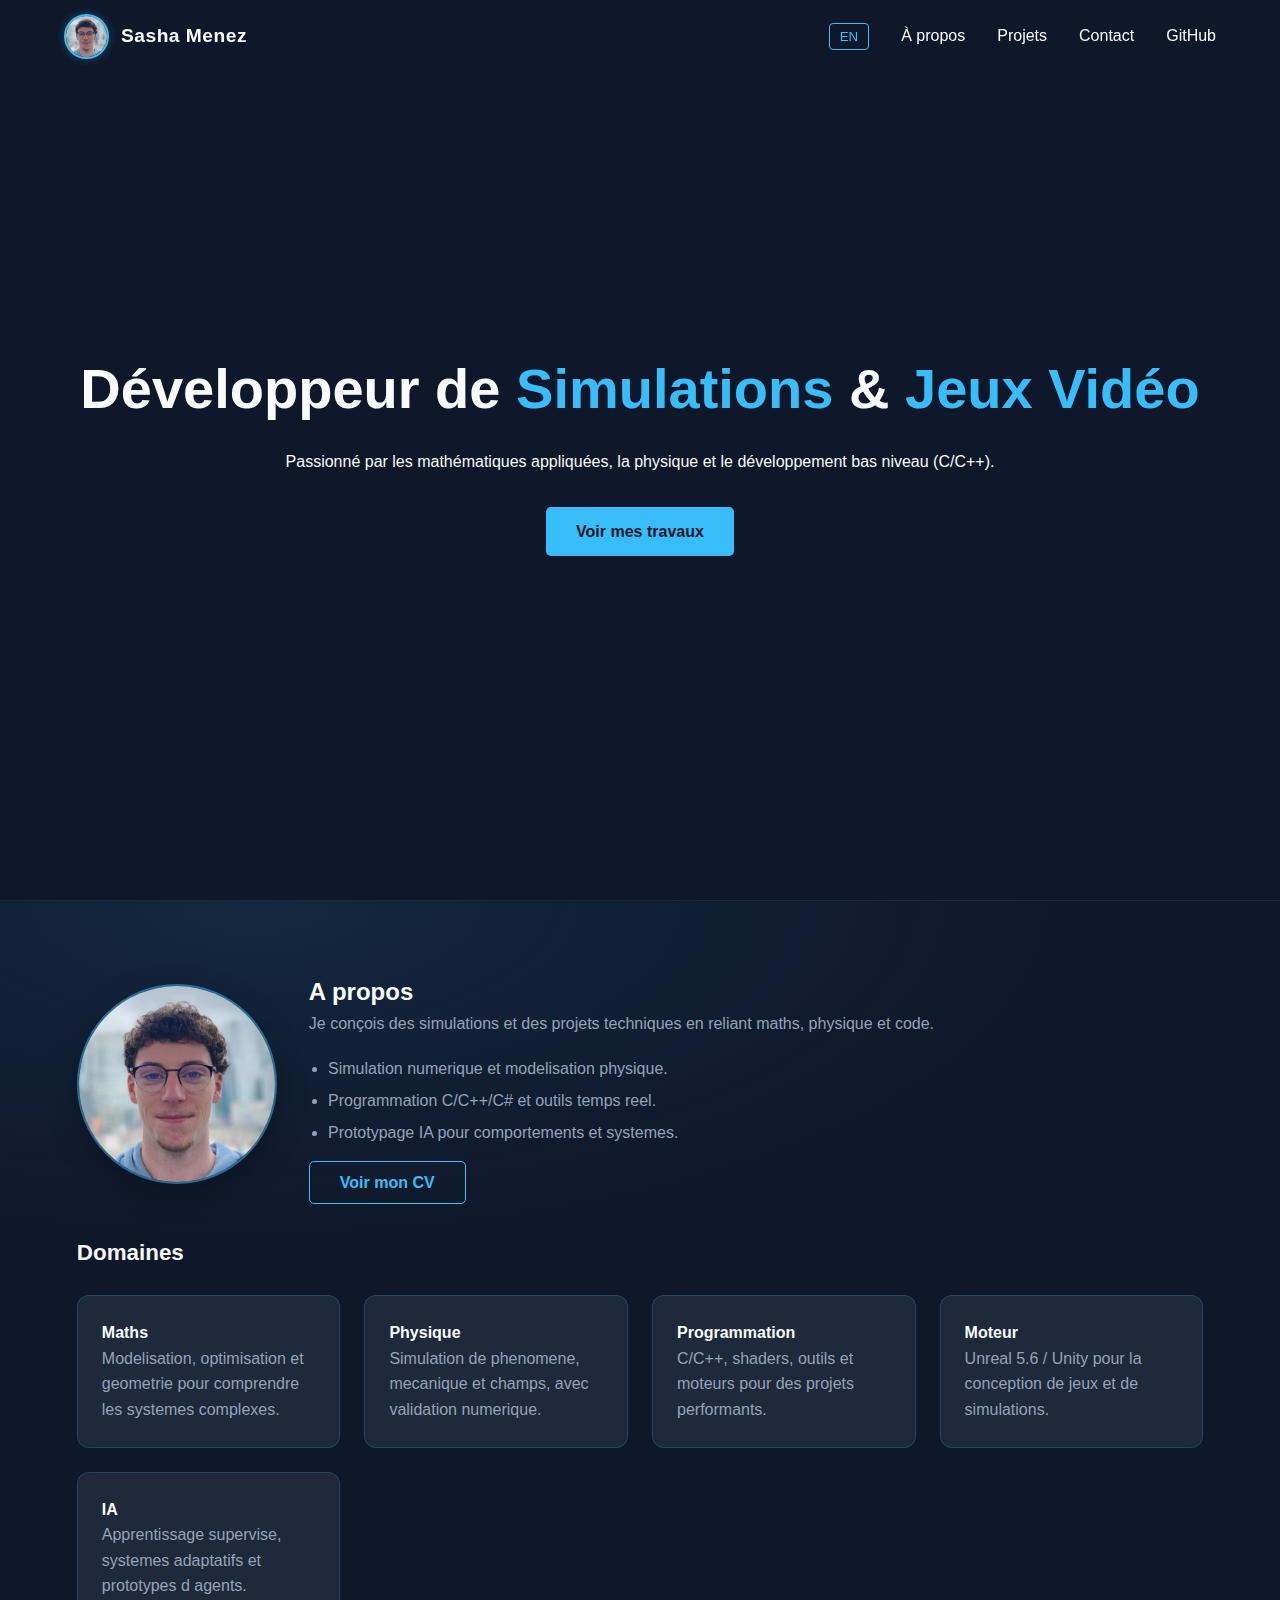
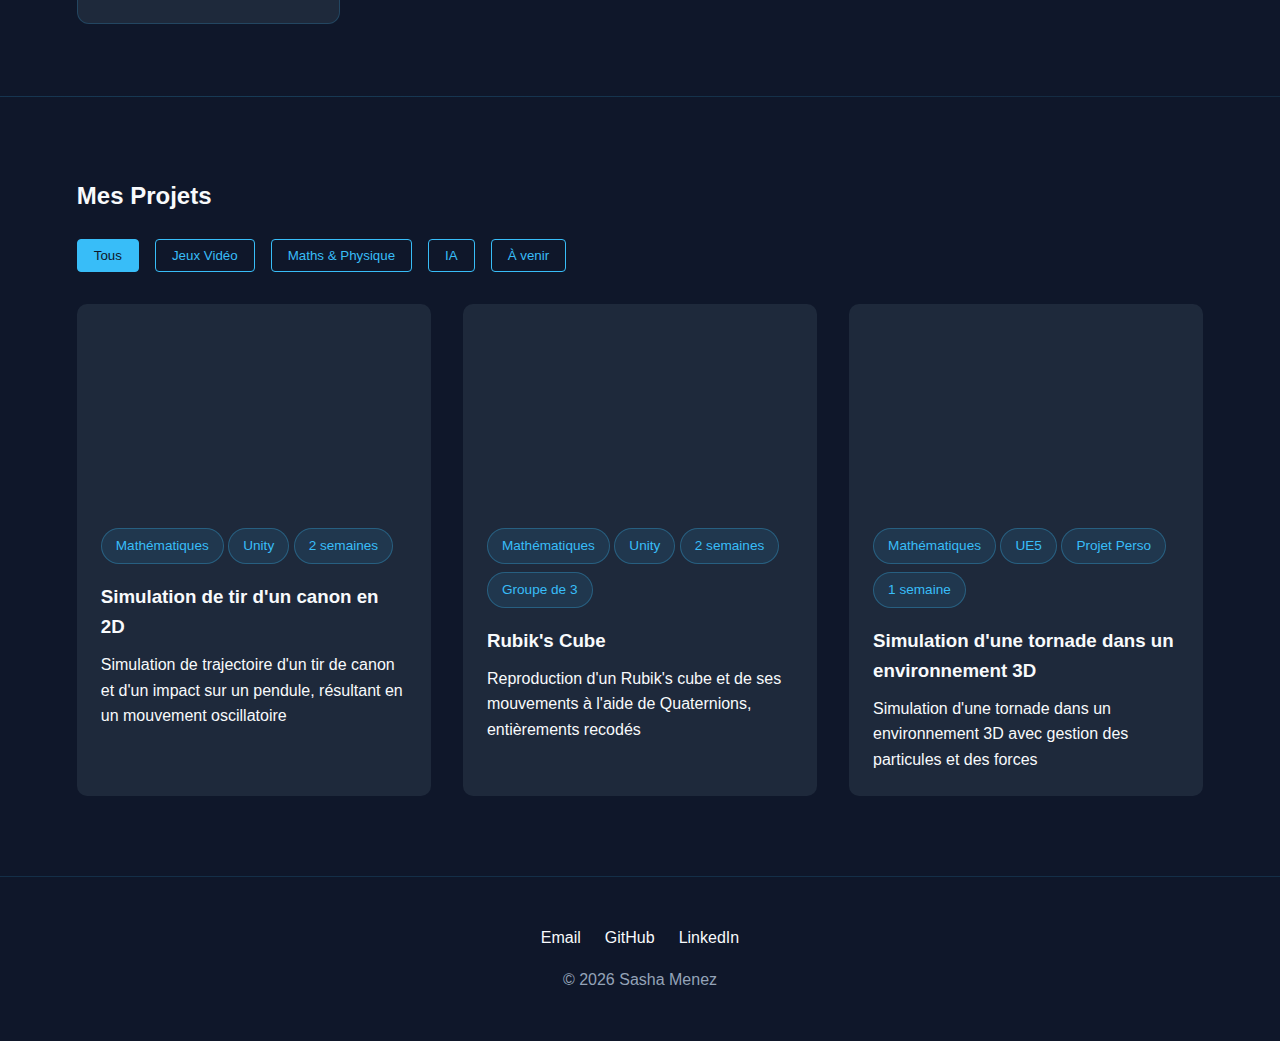
<file: index.html>
<!DOCTYPE html>
<html lang="fr">
<head>
    <meta charset="UTF-8">
    <meta name="viewport" content="width=device-width, initial-scale=1.0">
    <meta name="description" content="Portfolio de Sasha Menez: projets en maths, physique, programmation, IA et simulations.">
    <meta property="og:type" content="website">
    <meta property="og:title" content="Sasha Menez | Portfolio">
    <meta property="og:description" content="Projets en maths, physique, programmation, IA et simulations.">
    <meta property="og:image" content="ImageMoi.JPG">
    <meta property="og:url" content="https://k0garashii.github.io/">
    <meta property="og:site_name" content="Sasha Menez">
    <meta property="og:locale" content="fr_FR">
    <title>Sasha Menez | Portfolio</title>
    <link rel="icon" href="ImageMoi.JPG" type="image/jpeg">
    <link rel="stylesheet" href="css/style.css">
</head>
<body>
    <header>
        <nav>
            <a href="#Top-Page">
                <div class="logo-img"><img src="ImageMoi.JPG" alt="Portrait de Sasha Menez" width="45" height="45" decoding="async"></div>
                <div class="logo">Sasha Menez</div>
            </a>
            <button class="nav-toggle" id="nav-toggle" aria-controls="primary-nav" aria-expanded="false" aria-label="Ouvrir le menu">
                <span></span>
                <span></span>
                <span></span>
            </button>
            <ul id="primary-nav" class="nav-links">
                <!-- Bouton de langue -->
                <li><button id="lang-switch" class="filter-btn" style="padding: 5px 10px; margin-top: -5px;" aria-label="Changer la langue">EN</button></li>
                <li><a href="#about" data-i18n="nav-about">À propos</a></li>
                <li><a href="#projects" data-i18n="nav-projects">Projets</a></li>
                <li><a href="#Contact" data-i18n="nav-contact">Contact</a></li>
                <li><a href="https://github.com/K0garashii" target="_blank" rel="noopener noreferrer">GitHub</a></li>
            </ul>
        </nav>
    </header>

    <section id="Top-Page" class="hero">
        <h1 data-i18n-html="hero-title">Développeur de <span class="highlight">Simulations</span> & <span class="highlight">Jeux Vidéo</span></h1>
        <p data-i18n="hero-desc">Passionné par les mathématiques appliquées, la physique et le développement bas niveau (C/C++).</p>
        <a href="#projects" class="btn" data-i18n="hero-btn">Voir mes travaux</a>
    </section>

    <section class="expertise" aria-labelledby="expertise-title">
        <section id="about" class="about">
            <div class="about-grid">
                <div class="about-media">
                    <img class="about-photo" src="ImageMoi.JPG" alt="Portrait de Sasha Menez" width="200" height="200" loading="lazy" decoding="async">
                </div>
                <div class="about-content">
                    <h2 id="expertise-title" data-i18n="about-title">A propos</h2>
                    <p data-i18n="about-desc">Je conçois des simulations et des projets techniques en reliant maths, physique, intelligence artificielle et programmation.</p>
                    <ul class="about-highlights">
                        <li data-i18n="about-point-1">Simulation numérique et modélisation physique.</li>
                        <li data-i18n="about-point-2">Programmation C/C++/C# et outils temps réel.</li>
                        <li data-i18n="about-point-3">Prototypage IA pour comportements et systèmes.</li>
                    </ul>
                    <div class="about-actions">
                        <a class="btn btn-secondary" href="CV_Sasha_Menez.pdf" data-i18n="about-cv" target="_blank" rel="noopener noreferrer">Voir mon CV</a>
                    </div>
                </div>
            </div>
        </section>

        <section id="domains" class="domains">
            <h3 class="domains-title" data-i18n="domains-title">Domaines</h3>
            <div class="domains-grid">
                <div class="domain-card">
                    <h4 data-i18n="domain-maths-title">Maths</h4>
                    <p data-i18n="domain-maths-desc">Modélisation, optimisation et simulation pour comprendre les systèmes complexes.</p>
                </div>
                <div class="domain-card">
                    <h4 data-i18n="domain-physics-title">Physique</h4>
                    <p data-i18n="domain-physics-desc">Simulation de phénomènes, mécanique et champs, avec validation numérique.</p>
                </div>
                <div class="domain-card">
                    <h4 data-i18n="domain-prog-title">Programmation</h4>
                    <p data-i18n="domain-prog-desc">C/C++/C#, shaders, outils, moteurs, Raylib, Python.</p>
                </div>
                <div class="domain-card">
                    <h4 data-i18n="domain-motor-title">Moteur</h4>
                    <p data-i18n="domain-motor-desc">Unreal 5.6 / Unity pour la conception de jeux et de simulations.</p>
                </div>
                <div class="domain-card">
                    <h4 data-i18n="domain-ai-title">IA</h4>
                    <p data-i18n="domain-ai-desc">Apprentissage supervisé, systèmes adaptatifs et prototypes d'agents.</p>
                </div>
            </div>
        </section>
    </section>

    <section id="projects" class="projects">
        <div class="projects-header">
            <h2 data-i18n="projects-title">Mes Projets</h2>
            <div class="filters-select">
                <label class="visually-hidden" for="project-filter-select" data-i18n="filter-label">Filtrer</label>
                <select id="project-filter-select" class="filters-dropdown" aria-label="Filtrer les projets">
                    <option value="all" data-i18n="filter-all">Tous</option>
                    <option value="game" data-i18n="filter-game">Jeux Vidéo</option>
                    <option value="science" data-i18n="filter-science">Maths & Physique</option>
                    <option value="AI" data-i18n="filter-ai">IA</option>
                    <option value="Upcoming" data-i18n="filter-upcoming">À venir</option>
                </select>
            </div>
        </div>
        <div class="filters">
            <button class="filter-btn active" data-filter="all" data-i18n="filter-all">Tous</button>
            <button class="filter-btn" data-filter="game" data-i18n="filter-game">Jeux Vidéo</button>
            <button class="filter-btn" data-filter="science" data-i18n="filter-science">Maths & Physique</button>
            <button class="filter-btn" data-filter="AI" data-i18n="filter-ai">IA</button>
            <button class="filter-btn" data-filter="Upcoming" data-i18n="filter-upcoming">À venir</button>
        </div>

        <div class="project-grid">
            <!-- Projet 1 -->
            <!-- <div class="project-card" data-category="game">
                <a href="html/Chromestesia/chromestesia.html" class="project-card-link">
                    <img src="html/Chromestesia/Chromestesia_Logo.png" alt="Logo Chromestesia">
                    <div class="project-content">
                        <span class="badge">Unity</span>
                        <span class="badge" data-i18n="duration-3m">3 mois</span>
                        <span class="badge">Inter-Cursus</span>
                        <h3 data-i18n="p1-title">Action 2.5D</h3>
                        <p data-i18n="p1-desc">Jeu inter-Cursus (Sound-Design, Game Programming, Game Design) sur Unity en 2.5D</p>
                    </div>
                </a>
            </div> -->

            <!-- Projet 2 -->
            <!-- <div class="project-card" data-category="game">
                <a href="html/TowerDefense/tower_defense.html" class="project-card-link">
                    <img src="html/TowerDefense/TD_Logo.png" alt="Logo Tower Defense">
                    <div class="project-content">
                        <span class="badge">C++</span>
                        <span class="badge">Raylib</span>
                        <span class="badge" data-i18n="duration-2w">2 semaines</span>
                        <span class="badge" data-i18n="group-2">Groupe de 2</span>
                        <h3 data-i18n="p2-title">Tower Defense</h3>
                        <p data-i18n="p2-desc">Création d'un tower défense sur 2 semaines avec éditeur de map personnalisé</p>
                    </div>
                </a>
            </div> -->

            <!-- Projet 3 (Canon) -->
            <div class="project-card" data-category="science">
                <a href="html/Canon/canon.html" class="project-card-link">
                    <img src="html/Canon/Canon_Logo.png" alt="Logo du projet Canon" loading="lazy" decoding="async">
                    <div class="project-content">
                        <span class="badge" data-i18n="maths">Mathématiques</span>
                        <span class="badge">Unity</span>
                        <span class="badge" data-i18n="duration-2w">2 semaines</span>
                        <h3 data-i18n="p3-title">Simulation d'un tir de canon en 2D</h3>
                        <p data-i18n="p3-desc">Simulation de trajectoire d'un tir de canon et d'un impact sur un pendule, résultant en un mouvement oscillatoire</p>
                    </div>
                </a>
            </div>

            <!-- Projet 4 -->
            <div class="project-card" data-category="science">
                <a href="html/Rubik'sCube/quater_cube.html" class="project-card-link">
                    <img src="html/Rubik'sCube/QuaterCubeLogo.png" alt="Logo du projet QuaterCube" loading="lazy" decoding="async">
                    <div class="project-content">
                        <span class="badge" data-i18n="maths">Mathématiques</span>
                        <span class="badge">Unity</span>
                        <span class="badge" data-i18n="duration-2w">2 semaines</span>
                        <span class="badge" data-i18n="group-3">Groupe de 3</span>
                        <h3 data-i18n="p4-title">Rubik's Cube</h3>
                        <p data-i18n="p4-desc">Reproduction d'un Rubik's cube et de ses mouvements à l'aide de Quaternions, entièrements recodés</p>
                    </div>
                </a>
            </div>

            <!-- Projet 5 -->
            <!-- <div class="project-card" data-category="science">
                <a href="html/Collision3D/collision3D.html" class="project-card-link">
                    <img src="html/Collision3D/Collision_Logo.png" alt="Logo Collision 3D">
                    <div class="project-content">
                        <span class="badge">Mathématiques</span>
                        <span class="badge">Unity</span>
                        <span class="badge">2 semaines</span>
                        <h3 data-i18n="p5-title">Collisions 3D dynamiques</h3>
                        <p data-i18n="p5-desc">Recoder les collisions 3D entre une sphère en mouvement et un cube fixe. Utilisation des sommes de Minkowski </p>
                    </div>
                </a>
            </div> -->

            <!-- Projet 6 -->
            <!-- <div class="project-card" data-category="science">
                <a href="html/ProceduralGeneration/procedural_generation.html" class="project-card-link">
                    <img src="html/ProceduralGeneration/PG_Logo.png" alt="Logo Procedural Generation">
                    <div class="project-content">
                        <span class="badge">Mathématiques</span>
                        <span class="badge">Unity</span>
                        <span class="badge">4h</span>
                        <h3 data-i18n="p6-title">Génération procédurale de terrain</h3>
                        <p data-i18n="p6-desc"></p>
                    </div>
                </a>
            </div> -->

            <!-- Projet 7 -->
            <!-- <div class="project-card" data-category="science">
                <a href="html/SolarSystem/solar_system.html" class="project-card-link">
                    <img src="html/SolarSystem/image1.png" alt="Logo Solar System">
                    <div class="project-content">
                        <span class="badge">Mathématiques</span>
                        <span class="badge">Unity</span>
                        <span class="badge">2 semaines</span>
                        <span class="badge">Groupe de 3</span>
                        <h3 data-i18n="p7-title">Système Solaire</h3>
                        <p data-i18n="p7-desc">Reproduction du système solaire à l'aide de champs vectoriels</p>
                    </div>
                </a>
            </div> -->

            <!-- Projet 8 -->
            <div class="project-card" data-category="science">
                <a href="html/Tornado/tornado.html" class="project-card-link">                    
                    <img src="html/Tornado/TornadoLogo.png" alt="Logo du projet Tornado" loading="lazy" decoding="async">
                    <div class="project-content">
                        <span class="badge" data-i18n="maths">Mathématiques</span>
                        <span class="badge">UE5</span>
                        <span class="badge" data-i18n="side-project">Projet Perso</span>
                        <span class="badge" data-i18n="duration-1w">1 semaine</span>
                        <h3 data-i18n="p8-title">Simulation d'une tornade dans un environnement 3D</h3>
                        <p data-i18n="p8-desc">Simuler l'impact d'une tornade à l'aide des équations de Burgers-Rott et des champs de vecteur</p>
                    </div>
                </a>
            </div>

            <!-- Projet 9 -->
            <!-- <div class="project-card" data-category="Upcoming">
                <a href="test" class="project-card-link">
                    <div class="project-img" style="background-color: #222;"></div>
                    <div class="project-content">
                        <span class="badge">Unity</span>
                        <span class="badge">Unreal</span>
                        <span class="badge">AI</span>
                        <span class="badge">En cours</span>
                        <h3 data-i18n="p9-title">Deep Learning + Simulation AI</h3>
                        <p data-i18n="p9-desc">Recréer des comportements réalistes sur des ennemis dans un jeu TPS</p>
                    </div>
                </a>
            </div> -->

            <!-- Projet 10 -->
            <!-- <div class="project-card" data-category="Upcoming">
                <a href="test" class="project-card-link">
                    <div class="project-img" style="background-color: #222;"></div>
                    <div class="project-content">
                        <span class="badge">Unity</span>
                        <span class="badge">AI</span>
                        <h3 data-i18n="p10-title">Stagiaire</h3>
                        <p data-i18n="p10-desc">A développer</p>
                    </div>
                </a>
            </div> -->

            <!-- Projet 11 -->
            <!-- <div class="project-card" data-category="Upcoming">
                <a href="html/moteur.html" class="project-card-link">
                    <div class="project-img" style="background-color: #222;"></div>
                    <div class="project-content">
                        <span class="badge">C++</span>
                        <span class="badge">Vulkan</span>
                        <span class="badge" data-i18n="maths">Mathématiques</span>
                        <span class="badge" data-i18n="group-3">Groupe de 3</span>
                        <h3 data-i18n="p11-title">Création d'un moteur de jeu</h3>
                        <p data-i18n="p11-desc">À développer</p>
                    </div>
                </a>
            </div> -->
        </div>
    </section>

    <footer class="site-footer">
        <section id="Contact">
            <div class="footer-links">
                <a href="mailto:sashadelinas@gmail.com">Email</a>
                <a href="https://github.com/K0garashii" target="_blank" rel="noopener noreferrer">GitHub</a>
                <a href="https://www.linkedin.com/in/sasha-menez" target="_blank" rel="noopener noreferrer">LinkedIn</a>
            </div>
            <p>© 2026 Sasha Menez</p>
        </section>
    </footer>

    <script src="script.js"></script>
</body>
</html>
</file>
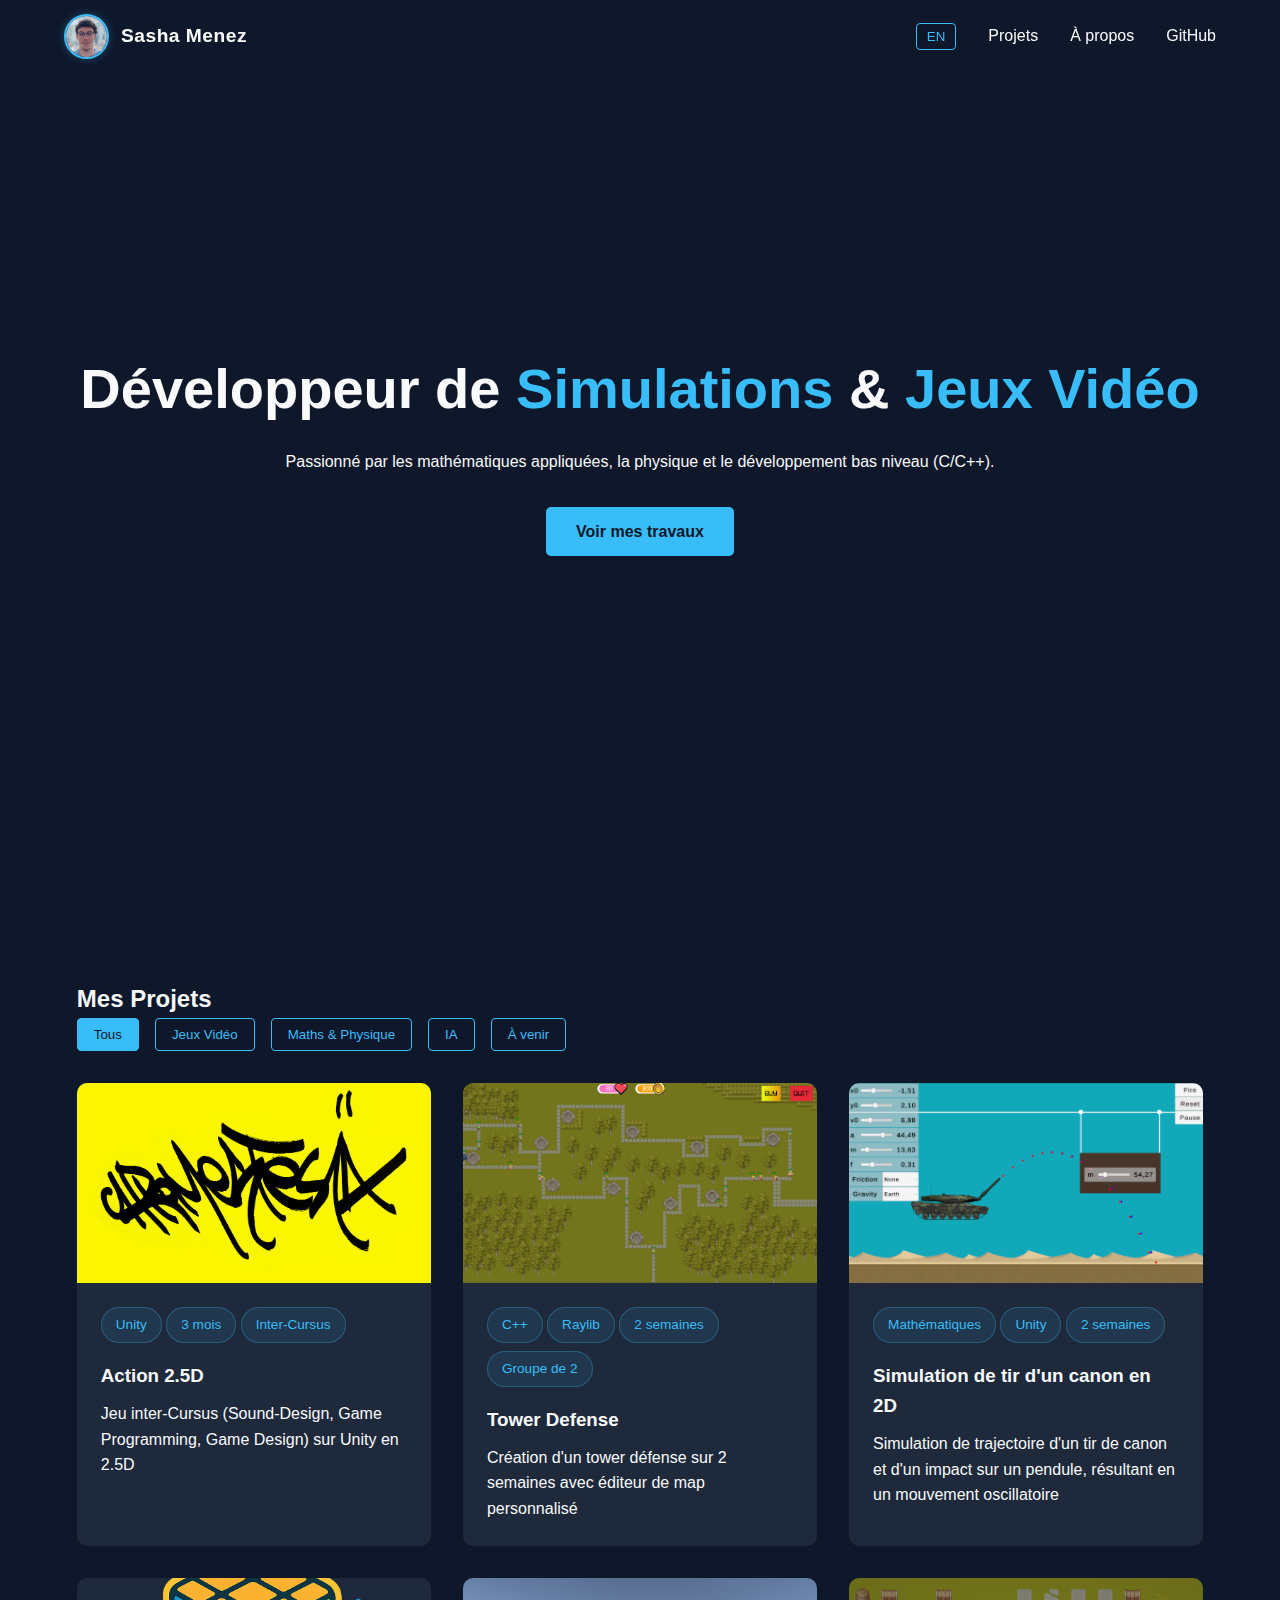
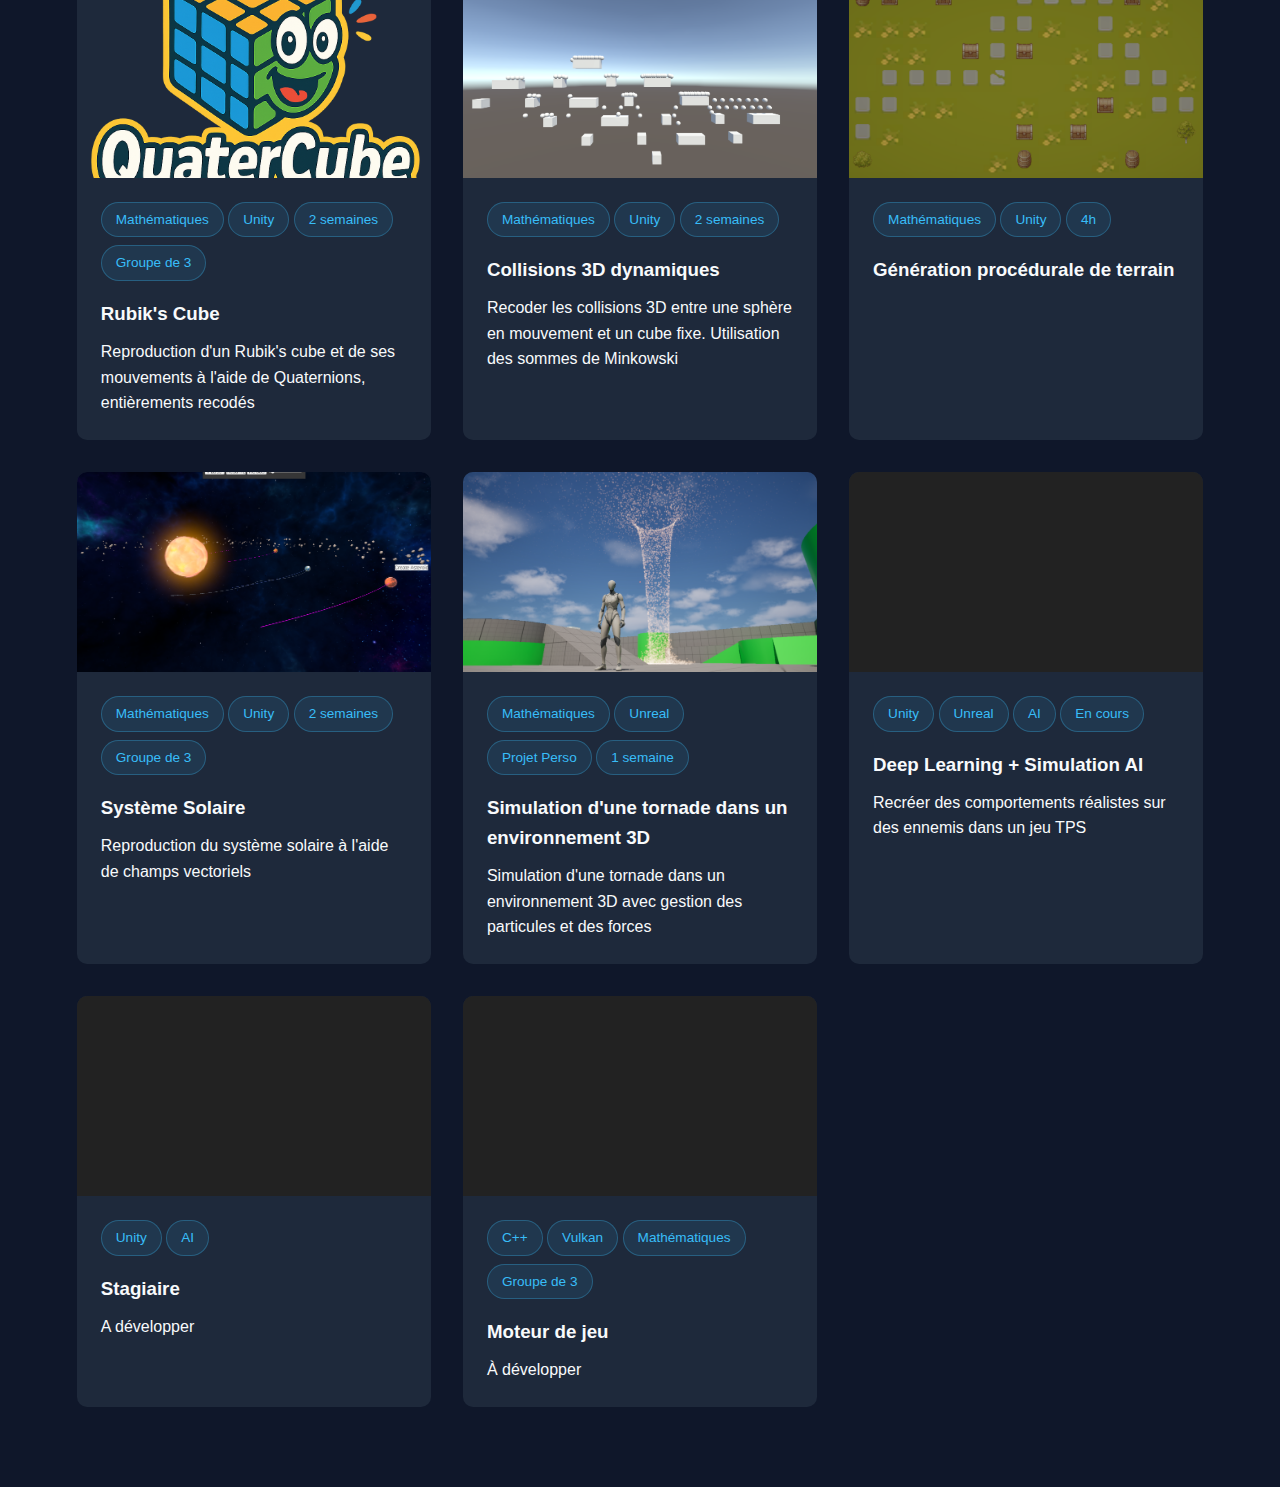
<file: html/index.html>
<!DOCTYPE html>
<html lang="fr">
<head>
    <meta charset="UTF-8">
    <meta name="viewport" content="width=device-width, initial-scale=1.0">
    <title>Sasha Menez | Portfolio</title>
    <link rel="stylesheet" href="../css/style.css">
</head>
<body>
    <header>
        <nav>
            <a href="#Top-Page">
                <div class="logo-img"><img src="../ImageMoi.JPG"></div>
                <div class="logo">Sasha Menez</div>
            </a>
            <ul>
                <!-- Bouton de langue -->
                <li><button id="lang-switch" class="filter-btn" style="padding: 5px 10px; margin-top: -5px;">EN</button></li>
                <li><a href="#projects" data-i18n="nav-projects">Projets</a></li>
                <li><a href="#about" data-i18n="nav-about">À propos</a></li>
                <li><a href="https://github.com/K0garashii" target="_blank">GitHub</a></li>
            </ul>
        </nav>
    </header>

    <section id="Top-Page" class="hero">
        <h1 data-i18n-html="hero-title">Développeur de <span class="highlight">Simulations</span> & <span class="highlight">Jeux Vidéo</span></h1>
        <p data-i18n="hero-desc">Passionné par les mathématiques appliquées, la physique et le développement bas niveau (C/C++).</p>
        <a href="#projects" class="btn" data-i18n="hero-btn">Voir mes travaux</a>
    </section>

    <section id="projects" class="projects">
        <h2 data-i18n="projects-title">Mes Projets</h2>
        <div class="filters">
            <button class="filter-btn active" data-filter="all" data-i18n="filter-all">Tous</button>
            <button class="filter-btn" data-filter="game" data-i18n="filter-game">Jeux Vidéo</button>
            <button class="filter-btn" data-filter="science" data-i18n="filter-science">Maths & Physique</button>
            <button class="filter-btn" data-filter="AI" data-i18n="filter-ai">IA</button>
            <button class="filter-btn" data-filter="Upcoming" data-i18n="filter-upcoming">À venir</button>
        </div>

        <div class="project-grid">
            <!-- Projet 1 -->
            <div class="project-card" data-category="game">
                <a href="Chromestesia/chromestesia.html" class="project-card-link">
                    <img src="Chromestesia/Chromestesia_Logo.png">
                    <div class="project-content">
                        <span class="badge">Unity</span>
                        <span class="badge" data-i18n="duration-3m">3 mois</span>
                        <span class="badge">Inter-Cursus</span>
                        <h3 data-i18n="p1-title">Action 2.5D</h3>
                        <p data-i18n="p1-desc">Jeu inter-Cursus (Sound-Design, Game Programming, Game Design) sur Unity en 2.5D</p>
                    </div>
                </a>
            </div>

            <!-- Projet 2 -->
            <div class="project-card" data-category="game">
                <a href="TowerDefense/tower_defense.html" class="project-card-link">
                    <img src="TowerDefense/TD_Logo.png">
                    <div class="project-content">
                        <span class="badge">C++</span>
                        <span class="badge">Raylib</span>
                        <span class="badge" data-i18n="duration-2w">2 semaines</span>
                        <span class="badge" data-i18n="group-2">Groupe de 2</span>
                        <h3 data-i18n="p2-title">Tower Defense</h3>
                        <p data-i18n="p2-desc">Création d'un tower défense sur 2 semaines avec éditeur de map personnalisé</p>
                    </div>
                </a>
            </div>

            <!-- Projet 3 (Canon) -->
            <div class="project-card" data-category="science">
                <a href="Canon/canon.html" class="project-card-link">
                    <img src="Canon/Canon_Logo.png">
                    <div class="project-content">
                        <span class="badge" data-i18n="maths">Mathématiques</span>
                        <span class="badge">Unity</span>
                        <span class="badge" data-i18n="duration-2w">2 semaines</span>
                        <h3 data-i18n="p3-title">Simulation de tir d'un canon en 2D</h3>
                        <p data-i18n="p3-desc">Simulation de trajectoire d'un tir de canon et d'un impact sur un pendule, résultant en un mouvement oscillatoire</p>
                    </div>
                </a>
            </div>
            <!-- Projet 4 -->
            <div class="project-card" data-category="science">
                <a href="Rubik'sCube/quater_cube.html" class="project-card-link">
                    <img src="Rubik'sCube/QuaterCubeLogo.png">
                    <div class="project-content">
                        <span class="badge">Mathématiques</span>
                        <span class="badge">Unity</span>
                        <span class="badge">2 semaines</span>
                        <span class="badge">Groupe de 3</span>
                        <h3 data-i18n="p4-title">Rubik's Cube</h3>
                        <p data-i18n="p4-desc">Reproduction d'un Rubik's cube et de ses mouvements à l'aide de Quaternions, entièrements recodés</p>
                    </div>
                </a>
            </div>
            <!-- Projet 5 -->
            <div class="project-card" data-category="science">
                <a href="Collision3D/collision3D.html" class="project-card-link">
                    <img src="Collision3D/Collision_Logo.png">
                    <div class="project-content">
                        <span class="badge">Mathématiques</span>
                        <span class="badge">Unity</span>
                        <span class="badge">2 semaines</span>
                        <h3 data-i18n="p5-title">Collisions 3D dynamiques</h3>
                        <p data-i18n="p5-desc">Recoder les collisions 3D entre une sphère en mouvement et un cube fixe. Utilisation des sommes de Minkowski </p>
                    </div>
                </a>
            </div>
            <!-- Projet 6 -->
            <div class="project-card" data-category="science">
                <a href="ProceduralGeneration/procedural_generation.html" class="project-card-link">
                    <img src="ProceduralGeneration/PG_Logo.png">
                    <div class="project-content">
                        <span class="badge">Mathématiques</span>
                        <span class="badge">Unity</span>
                        <span class="badge">4h</span>
                        <h3 data-i18n="p6-title">Génération procédurale de terrain</h3>
                        <p data-i18n="p6-desc"></p>
                    </div>
                </a>
            </div>
            <!-- Projet 7 -->
            <div class="project-card" data-category="science">
                <a href="SolarSystem/solar_system.html" class="project-card-link">
                    <img src="SolarSystem/image1.png">
                    <div class="project-content">
                        <span class="badge">Mathématiques</span>
                        <span class="badge">Unity</span>
                        <span class="badge">2 semaines</span>
                        <span class="badge">Groupe de 3</span>
                        <h3 data-i18n="p7-title">Système Solaire</h3>
                        <p data-i18n="p7-desc">Reproduction du système solaire à l'aide de champs vectoriels</p>
                    </div>
                </a>
            </div>
            <!-- Projet 8 -->
            <div class="project-card" data-category="science">
                <a href="Tornado/tornado.html" class="project-card-link">                    
                    <img src="Tornado/TornadoLogo.png">
                    <div class="project-content">
                        <span class="badge">Mathématiques</span>
                        <span class="badge">Unreal</span>
                        <span class="badge">Projet Perso</span>
                        <span class="badge">1 semaine</span>
                        <h3 data-i18n="p8-title">Simulation de Tornade</h3>
                        <p data-i18n="p8-desc">Simuler l'impact d'une tornade à l'aide des équations de Burgers-Rott et des champs de vecteur</p>
                    </div>
                </a>
            </div>
            <!-- Projet 9 -->
            <div class="project-card" data-category="Upcoming">
                <a href="test" class="project-card-link">
                    <div class="project-img" style="background-color: #222;"></div>
                    <div class="project-content">
                        <span class="badge">Unity</span>
                        <span class="badge">Unreal</span>
                        <span class="badge">AI</span>
                        <span class="badge">En cours</span>
                        <h3 data-i18n="p9-title">Deep Learning + Simulation AI</h3>
                        <p data-i18n="p9-desc">Recréer des comportements réalistes sur des ennemis dans un jeu TPS</p>
                    </div>
                </a>
            </div>
            <!-- Projet 10 -->
            <div class="project-card" data-category="Upcoming">
                <a href="test" class="project-card-link">
                    <div class="project-img" style="background-color: #222;"></div>
                    <div class="project-content">
                        <span class="badge">Unity</span>
                        <span class="badge">AI</span>
                        <h3 data-i18n="p10-title">Stagiaire</h3>
                        <p data-i18n="p10-desc">A développer</p>
                    </div>
                </a>
            </div>
            <!-- Projet 11 -->
            <div class="project-card" data-category="Upcoming">
                <a href="moteur.html" class="project-card-link">
                    <div class="project-img" style="background-color: #222;"></div>
                    <div class="project-content">
                        <span class="badge">C++</span>
                        <span class="badge">Vulkan</span>
                        <span class="badge" data-i18n="maths">Mathématiques</span>
                        <span class="badge" data-i18n="group-3">Groupe de 3</span>
                        <h3 data-i18n="p11-title">Création d'un moteur de jeu</h3>
                        <p data-i18n="p11-desc">À développer</p>
                    </div>
                </a>
            </div>
        </div>
    </section>

    <script src="../script.js"></script>
</body>
</html>
</file>
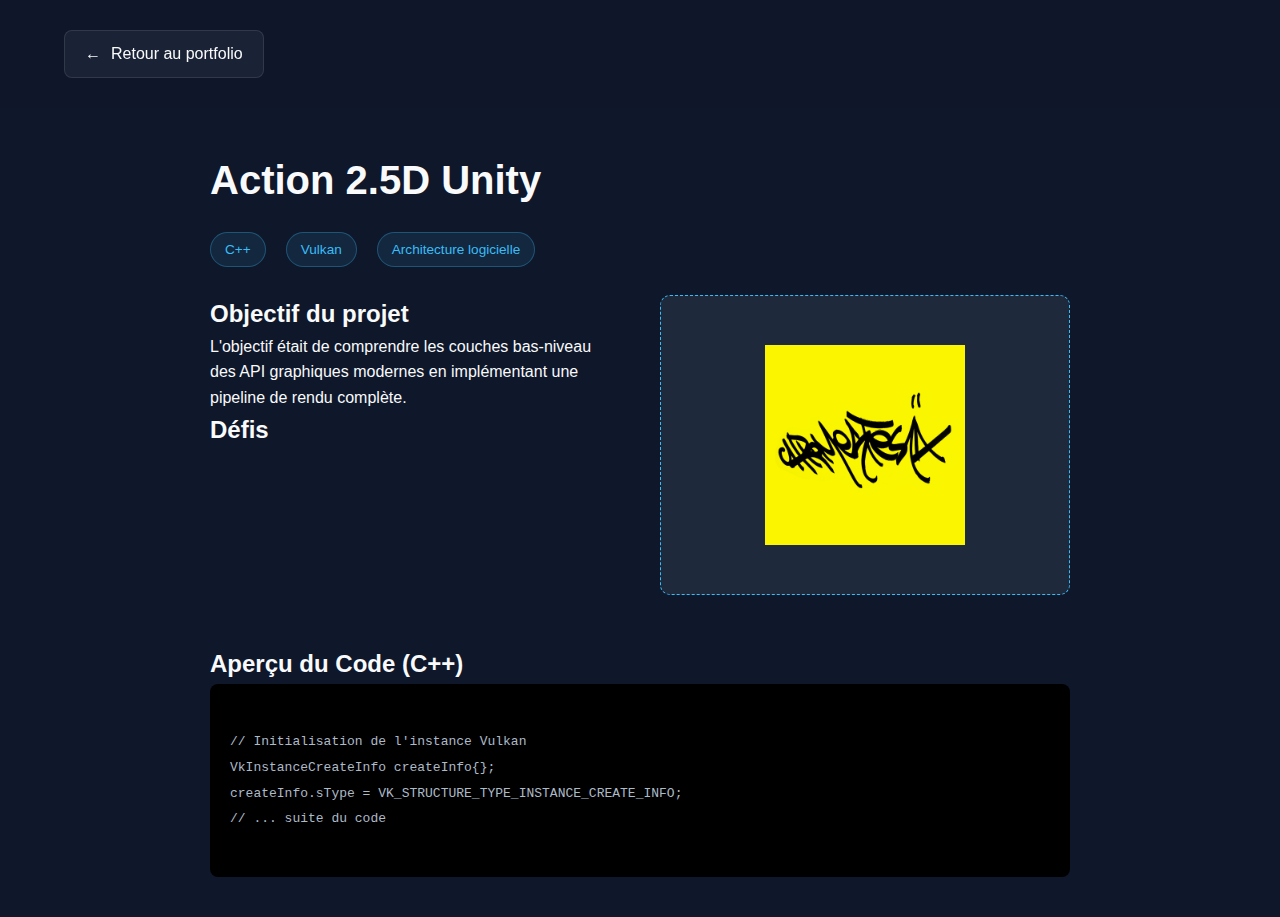
<file: html/Chromestesia/chromestesia.html>
<!DOCTYPE html>
<html lang="fr">
<head>
    <meta charset="UTF-8">
    <title>Détails du Projet | Moteur Vulkan</title>
    <link rel="stylesheet" href="../../css/annexe.css">
</head>
<body class="project-detail-page">

    <nav class="detail-nav">
        <a href="/index.html" class="back-btn">
            <span class="arrow">←</span>
            <span class="text">Retour au portfolio</span>
        </a>
    </nav>

    <main class="detail-container">
        <header class="detail-header">
            <h1>Action 2.5D Unity</h1>
            <div class="badge-container">
                <span class="badge">C++</span>
                <span class="badge">Vulkan</span>
                <span class="badge">Architecture logicielle</span>
            </div>
        </header>

        <section class="detail-content">
            <div class="detail-text">
                <h2>Objectif du projet</h2>
                <p>L'objectif était de comprendre les couches bas-niveau des API graphiques modernes en implémentant une pipeline de rendu complète.</p>
                
                <h2>Défis</h2>
            </div>

            <div class="detail-media">
                <div class="placeholder-media">
                    <img src="Chromestesia_Logo.png" alt="Logo Chromestesia">
                </div>
            </div>
        </section>

        <section class="code-section">
            <h2>Aperçu du Code (C++)</h2>
            <pre><code>
// Initialisation de l'instance Vulkan
VkInstanceCreateInfo createInfo{};
createInfo.sType = VK_STRUCTURE_TYPE_INSTANCE_CREATE_INFO;
// ... suite du code
            </code></pre>
        </section>
    </main>
</body>
</html>
</file>
<file: css/style.css>
:root {
    --bg-color: #0f172a;
    --card-bg: #1e293b;
    --text-color: #f8fafc;
    --accent-color: #38bdf8;
    --secondary-color: #94a3b8;
    --header-height: 72px;
    --section-x: clamp(1.25rem, 6vw, 8rem);
}

* {
    margin: 0;
    padding: 0;
    box-sizing: border-box;
}

html {
    scroll-behavior: smooth;
}

html,
body {
    max-width: 100%;
    overflow-x: hidden;
}

body {
    font-family: 'Segoe UI', Tahoma, Geneva, Verdana, sans-serif;
    background-color: var(--bg-color);
    color: var(--text-color);
    line-height: 1.6;
    scroll-behavior: smooth;
}

img,
video {
    max-width: 100%;
    height: auto;
    display: block;
}

a,
button,
.btn,
.filter-btn {
    -webkit-user-select: text;
    -ms-user-select: text;
    user-select: text;
}

a:focus-visible,
button:focus-visible,
.btn:focus-visible,
.filter-btn:focus-visible {
    outline: 2px solid var(--accent-color);
    outline-offset: 3px;
}

section {
    scroll-margin-top: var(--header-height);
}

/* Header */
header {
    padding: 1rem 5%;
    background: rgba(15, 23, 42, 0.9);
    position: fixed;
    width: 100%;
    z-index: 1000;
}

nav {
    display: flex;
    justify-content: space-between;
    align-items: center;
    height: 40px;
}

.nav-toggle {
    display: none;
    background: transparent;
    border: 1px solid rgba(56, 189, 248, 0.4);
    border-radius: 8px;
    padding: 8px;
    cursor: pointer;
}

.nav-toggle span {
    display: block;
    width: 22px;
    height: 2px;
    background: var(--text-color);
    margin: 4px 0;
    transition: transform 0.3s ease, opacity 0.3s ease;
}

.nav-toggle.is-open span:nth-child(1) {
    transform: translateY(6px) rotate(45deg);
}

.nav-toggle.is-open span:nth-child(2) {
    opacity: 0;
}

.nav-toggle.is-open span:nth-child(3) {
    transform: translateY(-6px) rotate(-45deg);
}

nav ul {
    display: flex;
    list-style: none;
}

nav ul li { margin-left: 2rem; }

nav a {
    color: var(--text-color);
    text-decoration: none;
    font-weight: 500;
    transition: 0.3s;
    display: flex;
    align-items: center;
    text-decoration: none;
    gap: 12px; /* Espace entre l'image et le texte */
}

nav a:hover { color: var(--accent-color); }

.logo-img {
    width: 45px;
    height: 45px;
    border-radius: 50%; /* Image circulaire */
    overflow: hidden;
    border: 2px solid var(--accent-color); /* Cercle de couleur autour */
    box-shadow: 0 0 10px rgba(56, 189, 248, 0.3); /* Effet de lueur discret */
    transition: transform 0.3s ease, border-color 0.3s ease;
    display: flex;
    justify-content: center;
    align-items: center;
}

/* L'image elle-même */
.logo-img img {
    width: 100%;
    height: 100%;
    object-fit: cover; /* Empêche l'image d'être écrasée */
}

/* Style du texte à côté de l'image */
.logo {
    font-size: 1.2rem;
    font-weight: 700;
    color: var(--text-color);
    letter-spacing: 0.5px;
    transition: color 0.3s ease;
}

/* Effet au survol du bloc complet */
nav a:hover .logo-img {
    transform: scale(1.1) rotate(5deg); /* Petit effet de zoom et rotation */
    border-color: #fff;
}

nav a:hover .logo {
    color: var(--accent-color);
}

/* Hero Section */
.hero {
    height: 100vh;
    display: flex;
    flex-direction: column;
    justify-content: center;
    align-items: center;
    text-align: center;
    padding: 0 var(--section-x);
}

.hero h1 { font-size: 3.5rem; margin-bottom: 1rem; }
.highlight { color: var(--accent-color); }

.btn {
    margin-top: 2rem;
    padding: 12px 30px;
    background: var(--accent-color);
    color: var(--bg-color);
    text-decoration: none;
    border-radius: 5px;
    font-weight: bold;
    transition: 0.3s;
}

.btn-secondary {
    background: transparent;
    color: var(--accent-color);
    border: 1px solid var(--accent-color);
}

@keyframes fade-up {
    from {
        opacity: 0;
        transform: translateY(16px);
    }
    to {
        opacity: 1;
        transform: translateY(0);
    }
}

.hero,
.domains,
.projects {
    animation: fade-up 0.6s ease both;
}

/* Expertise Block */
.expertise {
    padding: 4.5rem var(--section-x);
    background: radial-gradient(1200px 500px at 20% 0%, rgba(56, 189, 248, 0.1), transparent 70%);
    border-top: 1px solid rgba(56, 189, 248, 0.12);
    border-bottom: 1px solid rgba(56, 189, 248, 0.12);
}

/* Domains */
.domains {
    margin-top: 2.5rem;
}

.domains-title {
    margin-bottom: 1.5rem;
    color: var(--text-color);
    font-size: 1.4rem;
}

.domains-grid {
    display: grid;
    grid-template-columns: repeat(auto-fit, minmax(220px, 1fr));
    gap: 1.5rem;
}

.domain-card {
    background: var(--card-bg);
    border-radius: 12px;
    padding: 1.5rem;
    border: 1px solid rgba(56, 189, 248, 0.2);
    transition: transform 0.3s ease, border-color 0.3s ease, box-shadow 0.3s ease;
}

.domain-card h3 {
    margin-bottom: 0.6rem;
    color: var(--accent-color);
    font-size: 1.1rem;
}

.domain-card p {
    color: var(--secondary-color);
}

.domain-card:hover {
    transform: translateY(-6px);
    border-color: rgba(56, 189, 248, 0.5);
    box-shadow: 0 10px 24px rgba(0, 0, 0, 0.2);
}

/* Projects */
.projects { padding: 5rem var(--section-x); }

/* About */
.about {
    padding: 0;
}

.about-grid {
    display: grid;
    grid-template-columns: 200px 1fr;
    gap: 2rem;
    align-items: center;
}

.about-photo {
    width: 200px;
    height: 200px;
    border-radius: 50%;
    object-fit: cover;
    border: 2px solid rgba(56, 189, 248, 0.5);
    box-shadow: 0 10px 30px rgba(0, 0, 0, 0.25);
}

.about p {
    color: var(--secondary-color);
    max-width: 720px;
}

.about-highlights {
    margin: 1.2rem 0 1.5rem;
    padding-left: 1.2rem;
    color: var(--secondary-color);
}

.about-highlights li {
    margin-bottom: 0.4rem;
}

.about-actions .btn {
    margin-top: 0;
}

.site-footer {
    padding: 3rem 10%;
    text-align: center;
    color: var(--secondary-color);
    border-top: 1px solid rgba(56, 189, 248, 0.15);
}

.footer-links {
    display: flex;
    justify-content: center;
    gap: 1.5rem;
    margin-bottom: 1rem;
}

.footer-links a {
    color: var(--text-color);
    text-decoration: none;
}

.filters {
    margin-bottom: 2rem;
    display: flex;
    gap: 1rem;
}

.projects-header {
    display: flex;
    align-items: center;
    justify-content: space-between;
    gap: 1rem;
    margin-bottom: 1.5rem;
}

.filters-select {
    display: none;
}

.filters-dropdown {
    background: var(--card-bg);
    color: var(--text-color);
    border: 1px solid rgba(56, 189, 248, 0.4);
    border-radius: 8px;
    padding: 0.5rem 0.8rem;
    min-width: 180px;
    max-width: 55vw;
}

.filters-dropdown:focus-visible {
    outline: 2px solid var(--accent-color);
    outline-offset: 3px;
}

.visually-hidden {
    position: absolute;
    width: 1px;
    height: 1px;
    padding: 0;
    margin: -1px;
    overflow: hidden;
    clip: rect(0, 0, 0, 0);
    white-space: nowrap;
    border: 0;
}

.filter-btn {
    background: transparent;
    border: 1px solid var(--accent-color);
    color: var(--accent-color);
    padding: 8px 16px;
    cursor: pointer;
    border-radius: 4px;
}

.filter-btn.active {
    background: var(--accent-color);
    color: var(--bg-color);
}

.project-grid {
    display: grid;
    grid-template-columns: repeat(auto-fill, minmax(300px, 1fr));
    gap: 2rem;
}

.project-card {
    background: var(--card-bg);
    border-radius: 10px;
    overflow: hidden;
    transition: transform 0.3s ease;
    min-width: 0;
}

.project-card-link {
    text-decoration: none;
    color: inherit;
    display: block;
}

.project-card-link img {
    height: 200px; 
    width: 100%;
    object-fit: cover;
}

.project-card:hover { transform: translateY(-10px); }

.project-img { height: 200px; width: 100%; }

.project-content { padding: 1.5rem; }

.badge-container {
    display: flex;
    flex-wrap: wrap; 
    gap: 12px 20px;   
    margin-bottom: 20px;
    padding-top: 5px;
}

.badge {
    background: rgba(56, 189, 248, 0.1);
    color: var(--accent-color);
    padding: 6px 14px;
    margin: 0px 0px 8px 0px;
    font-size: 0.85rem;
    border-radius: 50px;
    border: 1px solid rgba(56, 189, 248, 0.3);
    white-space: nowrap; 
    display: inline-block;
    transition: all 0.3s ease;
}

.badge:hover {
    background: rgba(56, 189, 248, 0.2);
    border-color: var(--accent-color);
}

.project-content h3 { margin: 10px 0; }

.project-content h3,
.project-content p,
.domain-card p,
.about p,
.about-highlights li {
    overflow-wrap: anywhere;
}

@media (max-width: 768px) {
    header {
        padding: 0.8rem 5%;
    }

    nav {
        flex-direction: row;
        align-items: center;
        height: auto;
    }

    .nav-toggle {
        display: block;
    }

    .nav-links {
        position: absolute;
        top: 72px;
        right: 5%;
        left: 5%;
        background: rgba(15, 23, 42, 0.98);
        border: 1px solid rgba(56, 189, 248, 0.2);
        border-radius: 12px;
        flex-direction: column;
        gap: 0.8rem;
        padding: 1rem;
        display: none;
    }

    .nav-links.is-open {
        display: flex;
    }

    nav ul li {
        margin-left: 0;
    }

    .hero {
        height: auto;
        padding: 7rem 8% 4rem;
    }

    .hero h1 {
        font-size: 2.2rem;
    }

    .filters {
        display: none;
    }

    .filter-btn {
        width: 100%;
        text-align: center;
    }

    .filters-select {
        display: block;
    }

    .about-grid {
        grid-template-columns: 1fr;
        justify-items: center;
        text-align: center;
    }

    .about-highlights {
        padding-left: 0;
        list-style: none;
    }

    .expertise {
        padding: 3.5rem 8%;
    }
}

@media (max-width: 480px) {
    :root {
        --header-height: 64px;
    }

    header {
        padding: 0.6rem 4%;
    }

    nav a {
        gap: 8px;
    }

    .logo {
        font-size: 1rem;
    }

    .logo-img {
        width: 38px;
        height: 38px;
    }

    .hero {
        padding: 6rem 6% 3rem;
    }

    .hero h1 {
        font-size: 1.8rem;
    }

    .btn {
        width: 100%;
        text-align: center;
    }

    .projects,
    .expertise {
        padding: 3rem 6%;
    }

    .project-grid {
        grid-template-columns: 1fr;
    }

    .project-card-link img {
        height: 180px;
    }

    .badge {
        white-space: normal;
        text-align: center;
    }
}

@media (prefers-reduced-motion: reduce) {
    * {
        animation: none !important;
        transition: none !important;
        scroll-behavior: auto !important;
    }
}

footer {
    text-align: center;
    padding: 3rem;
    color: var(--secondary-color);
}
</file>
<file: css/annexe.css>
:root {
    --bg-color: #0f172a;
    --card-bg: #1e293b;
    --text-color: #f8fafc;
    --accent-color: #38bdf8;
    --secondary-color: #94a3b8;
}

* {
    margin: 0;
    padding: 0;
    box-sizing: border-box;
}

body {
    font-family: 'Segoe UI', Tahoma, Geneva, Verdana, sans-serif;
    background-color: var(--bg-color);
    color: var(--text-color);
    line-height: 1.6;
    scroll-behavior: smooth;
}

.detail-container {
    max-width: 900px;
    margin: 40px auto;
    padding: 0 20px;
}
.detail-header { margin-bottom: 0px; }
.detail-header h1 { font-size: 2.5rem; margin-bottom: 15px; }

.detail-content {
    display: grid;
    grid-template-columns: 1fr 1fr;
    gap: 40px;
    margin-bottom: 50px;
}

.detail-content.text-full {
    grid-template-columns: 1fr;
}

.detail-nav {
    padding: 30px 5%;
    position: sticky;
    top: 0;
    background: rgba(15, 23, 42, 0.8);
    backdrop-filter: blur(10px);
    z-index: 100;
}

.back-btn {
    display: inline-flex;
    align-items: center;
    text-decoration: none;
    color: var(--text-color);
    font-weight: 500;
    font-size: 1rem;
    padding: 10px 20px;
    border: 1px solid rgba(255, 255, 255, 0.1);
    border-radius: 8px;
    background: rgba(255, 255, 255, 0.05);
    transition: all 0.3s cubic-bezier(0.4, 0, 0.2, 1);
}

.back-btn .arrow {
    margin-right: 10px;
    transition: transform 0.3s ease;
    display: inline-block;
}

.back-btn:hover {
    background: var(--accent-color);
    color: var(--bg-color);
    border-color: var(--accent-color);
    transform: translateX(-5px);
}

.back-btn:hover .arrow {
    transform: translateX(-3px);
}

.back-btn .text {
    position: relative;
}

.badge-container {
    display: flex;
    flex-wrap: wrap; 
    gap: 12px 20px;   
    margin-bottom: 20px;
    padding-top: 5px;
}

.badge {
    background: rgba(56, 189, 248, 0.1);
    color: var(--accent-color);
    padding: 6px 14px;
    margin: 0px 0px 8px 0px;
    font-size: 0.85rem;
    border-radius: 50px;
    border: 1px solid rgba(56, 189, 248, 0.3);
    white-space: nowrap; 
    display: inline-block;
    transition: all 0.3s ease;
}

.badge:hover {
    background: rgba(56, 189, 248, 0.2);
    border-color: var(--accent-color);
}

.placeholder-media {
    background: #1e293b;
    height: 300px;
    display: flex;
    align-items: center;
    justify-content: center;
    border-radius: 10px;
    border: 1px dashed var(--accent-color);
}

.placeholder-media img {
    height: 200px;
}

.rendered-img {
    height: 300px;
    max-width: 100%;
}

pre {
    background: #000;
    padding: 20px;
    border-radius: 8px;
    overflow-x: auto;
    color: #adbac7;
    font-family: 'Courier New', monospace;
}

.text-left-img-right {
    display: grid;
    grid-template-columns: 1fr 1fr;
    gap: 40px;
    margin-bottom: 50px;
    padding: 30px;
    background: var(--card-bg);
    border-radius: 12px;
    border: 1px solid rgba(56, 189, 248, 0.2);
}

.text-right-img-left {
    display: grid;
    grid-template-columns: 1fr 1fr;
    gap: 40px;
    margin-bottom: 50px;
    padding: 30px;
    background: var(--card-bg);
    border-radius: 12px;
    border: 1px solid rgba(56, 189, 248, 0.2);
}

.text-right-img-left .content {
    order: 2;
}

.text-right-img-left .media {
    order: 1;
}

.text-top-img-bottom {
    display: grid;
    grid-template-columns: 1fr;
    gap: 25px;
    margin-bottom: 50px;
    padding: 30px;
    background: var(--card-bg);
    border-radius: 12px;
    border: 1px solid rgba(56, 189, 248, 0.2);
}

.text-top-img-bottom .content {
    order: 1;
}

.text-top-img-bottom .media {
    order: 2;
}

.text-top-img-bottom .media .rendered-img {
    height: 500px;
}

.img-top-text-bottom {
    display: grid;
    grid-template-columns: 1fr;
    gap: 25px;
    margin-bottom: 50px;
    padding: 30px;
    background: var(--card-bg);
    border-radius: 12px;
    border: 1px solid rgba(56, 189, 248, 0.2);
}

.img-top-text-bottom .content {
    order: 2;
}

.img-top-text-bottom .media {
    order: 1;
}

.content h2 {
    color: var(--accent-color);
    margin-bottom: 10px;
}

.content h3 {
    color: var(--secondary-color);
    font-size: 1.1rem;
    margin-top: 15px;
    margin-bottom: 10px;
}

.equation mjx-container[jax="CHTML"][display="true"] {
    text-align: left !important;
    margin-left: 60px;
    display: block;
}

.media {
    display: flex;
    align-items: center;
    justify-content: center;
}

.media .placeholder-media {
    width: 100%;
    height: 100%;
    min-height: 250px;
}

/* Section de téléchargement */
.download-section {
    margin: 50px 0;
}

.download-card {
    display: flex;
    align-items: center;
    gap: 25px;
    padding: 30px;
    background: linear-gradient(135deg, rgba(56, 189, 248, 0.1), rgba(56, 189, 248, 0.05));
    border: 2px solid rgba(56, 189, 248, 0.3);
    border-radius: 15px;
    transition: all 0.3s ease;
}

.download-card:hover {
    border-color: var(--accent-color);
    background: linear-gradient(135deg, rgba(56, 189, 248, 0.15), rgba(56, 189, 248, 0.08));
    transform: translateY(-2px);
}

.download-icon {
    font-size: 3rem;
    filter: drop-shadow(0 0 10px rgba(56, 189, 248, 0.5));
}

.download-info {
    flex: 1;
}

.download-info h3 {
    color: var(--accent-color);
    margin-bottom: 5px;
    font-size: 1.3rem;
}

.download-info p {
    color: var(--secondary-color);
    font-size: 0.95rem;
}

.download-btn {
    display: flex;
    align-items: center;
    gap: 10px;
    padding: 12px 30px;
    background: var(--accent-color);
    color: var(--bg-color);
    text-decoration: none;
    border-radius: 8px;
    font-weight: 600;
    transition: all 0.3s ease;
    white-space: nowrap;
}

.download-btn:hover {
    background: #0ea5e9;
    transform: scale(1.05);
    box-shadow: 0 5px 20px rgba(56, 189, 248, 0.4);
}

.download-arrow {
    font-size: 1.2rem;
    transition: transform 0.3s ease;
}

.download-btn:hover .download-arrow {
    transform: translateY(3px);
}

/* Classes de highlight pour le texte */
.highlight {
    background-color: rgba(56, 189, 248, 0.3);
    padding: 2px 6px;
    border-radius: 4px;
    font-weight: 500;
}

.highlight-strong {
    background-color: rgba(56, 189, 248, 0.4);
    color: #ffffff;
    padding: 2px 2px;
    border-radius: 4px;
    font-weight: 600;
}

.highlight-accent {
    color: var(--accent-color);
    font-weight: 600;
    border-bottom: 2px solid var(--accent-color);
}

.highlight-warning {
    background-color: rgba(239, 68, 68, 0.2);
    color: #fca5a5;
    padding: 2px 6px;
    border-radius: 4px;
    font-weight: 500;
}

.highlight-success {
    background-color: rgba(34, 197, 94, 0.2);
    color: #86efac;
    padding: 2px 6px;
    border-radius: 4px;
    font-weight: 500;
}

/* Nouvelle classe pour les commentaires */

.comment {
    color: #76c893;
    font-style: italic;
}

.variable {
    color: #b579bc;
}

.type {
    color: #3a81a8;
}

.function {
    color: #efff87;
}

.className {
    color: #009607;
    font-weight: bold;
}

@media (max-width: 768px) {
    .detail-content { grid-template-columns: 1fr; }
    .block { 
        grid-template-columns: 1fr; 
        gap: 20px;
    }
    .download-card {
        flex-direction: column;
        text-align: center;
    }
    .download-btn {
        width: 100%;
        justify-content: center;
    }
}
</file>
